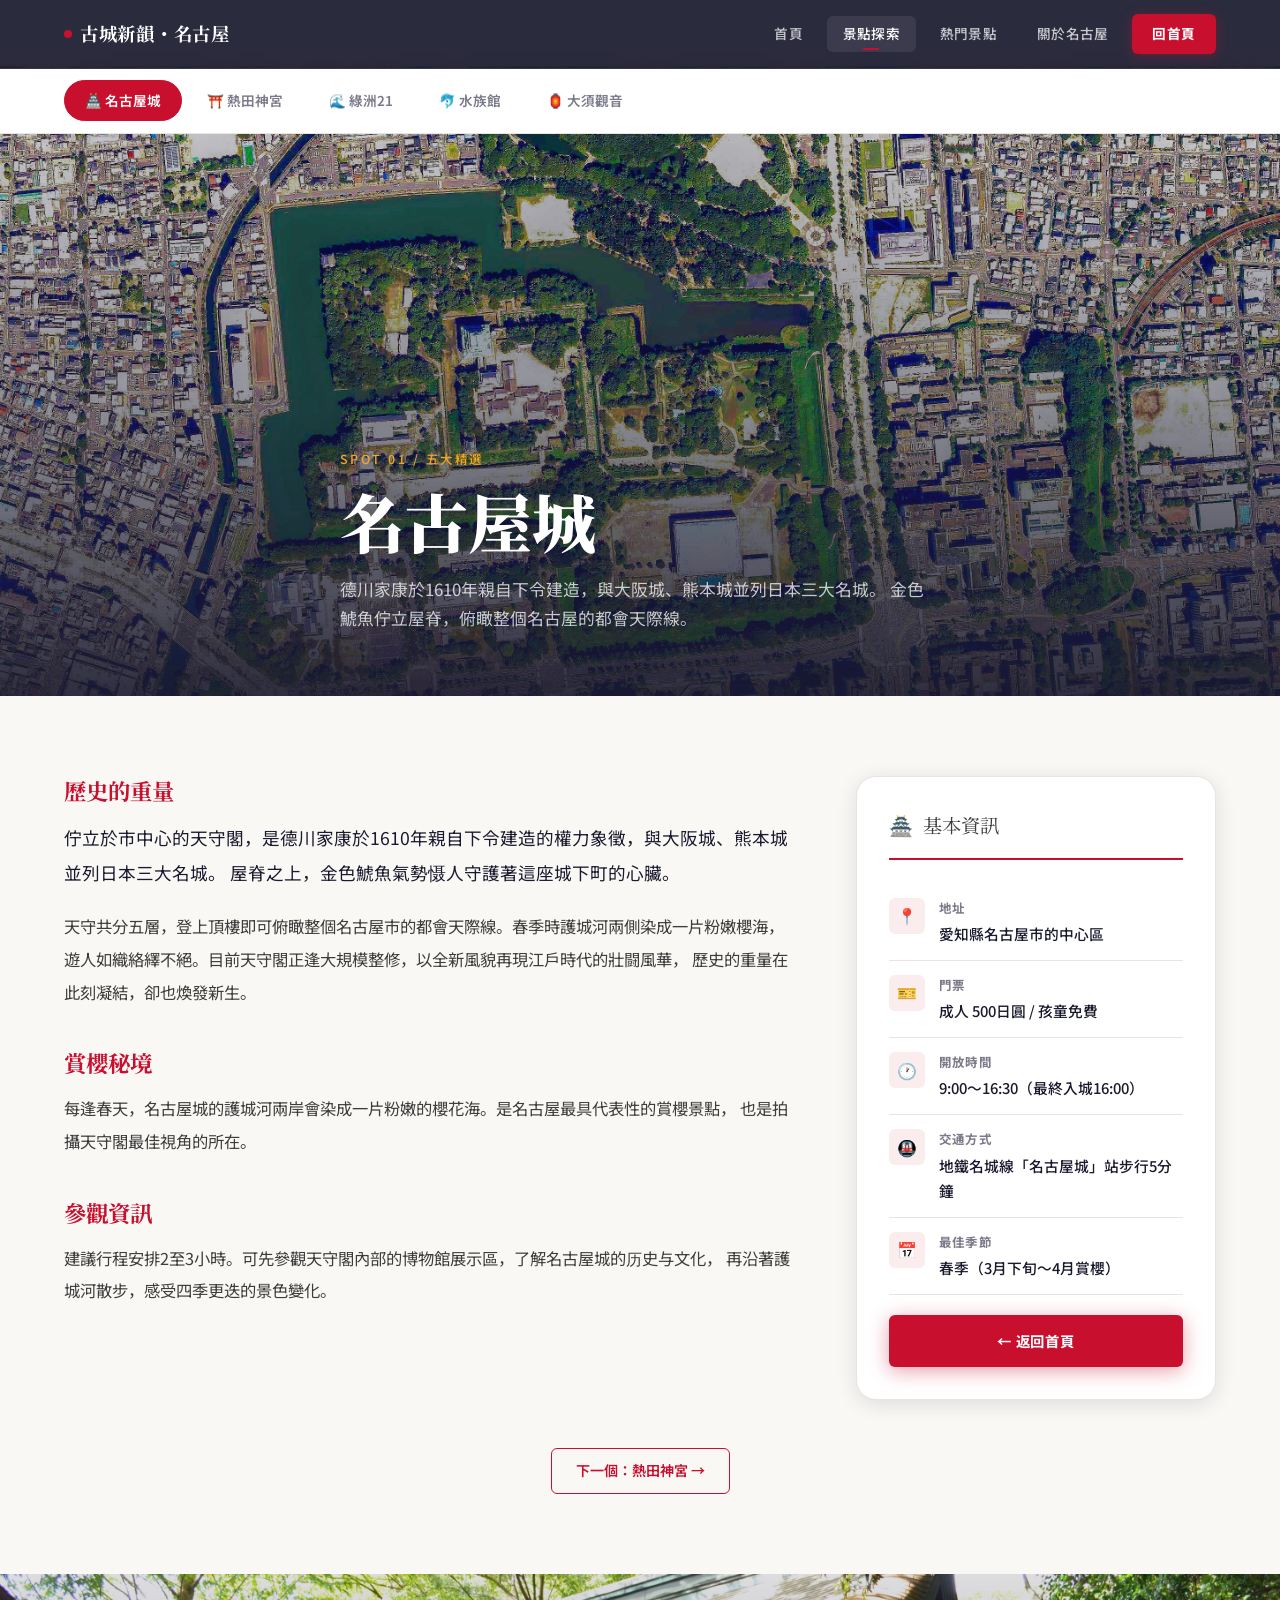
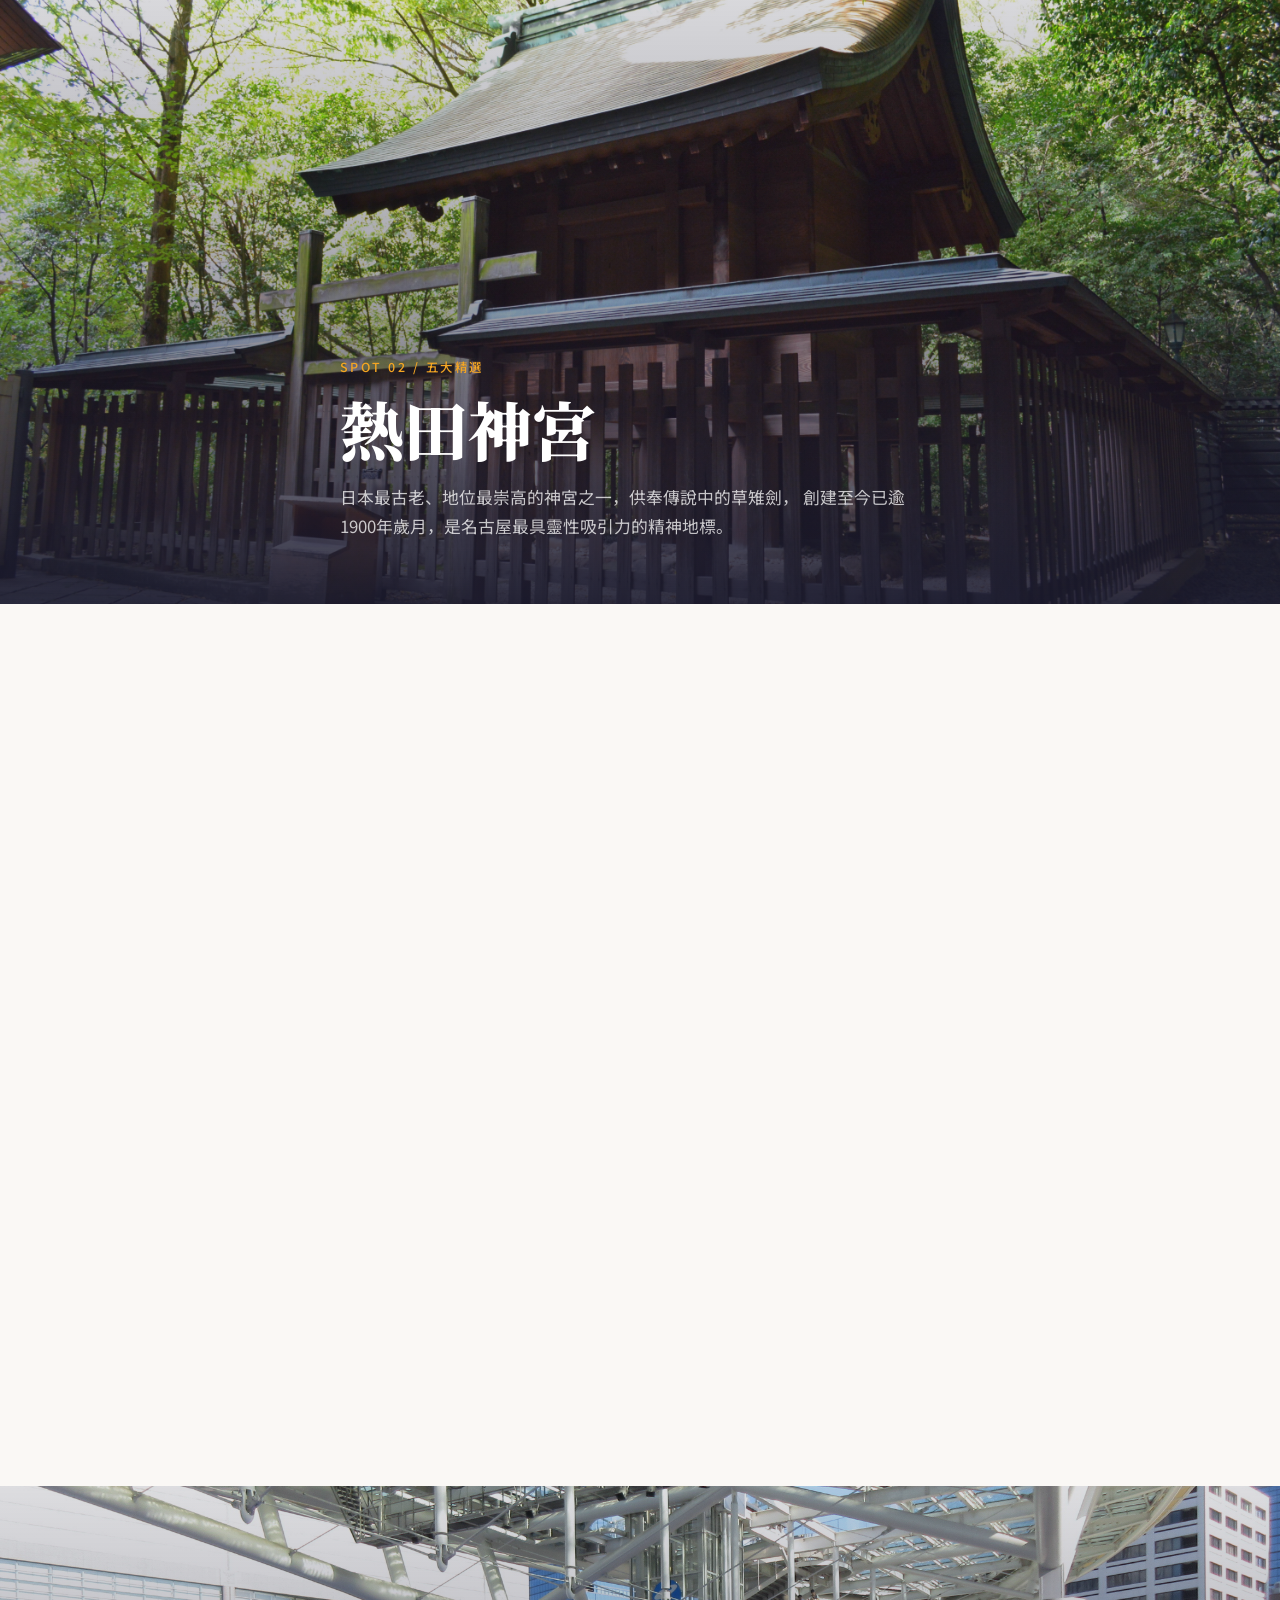
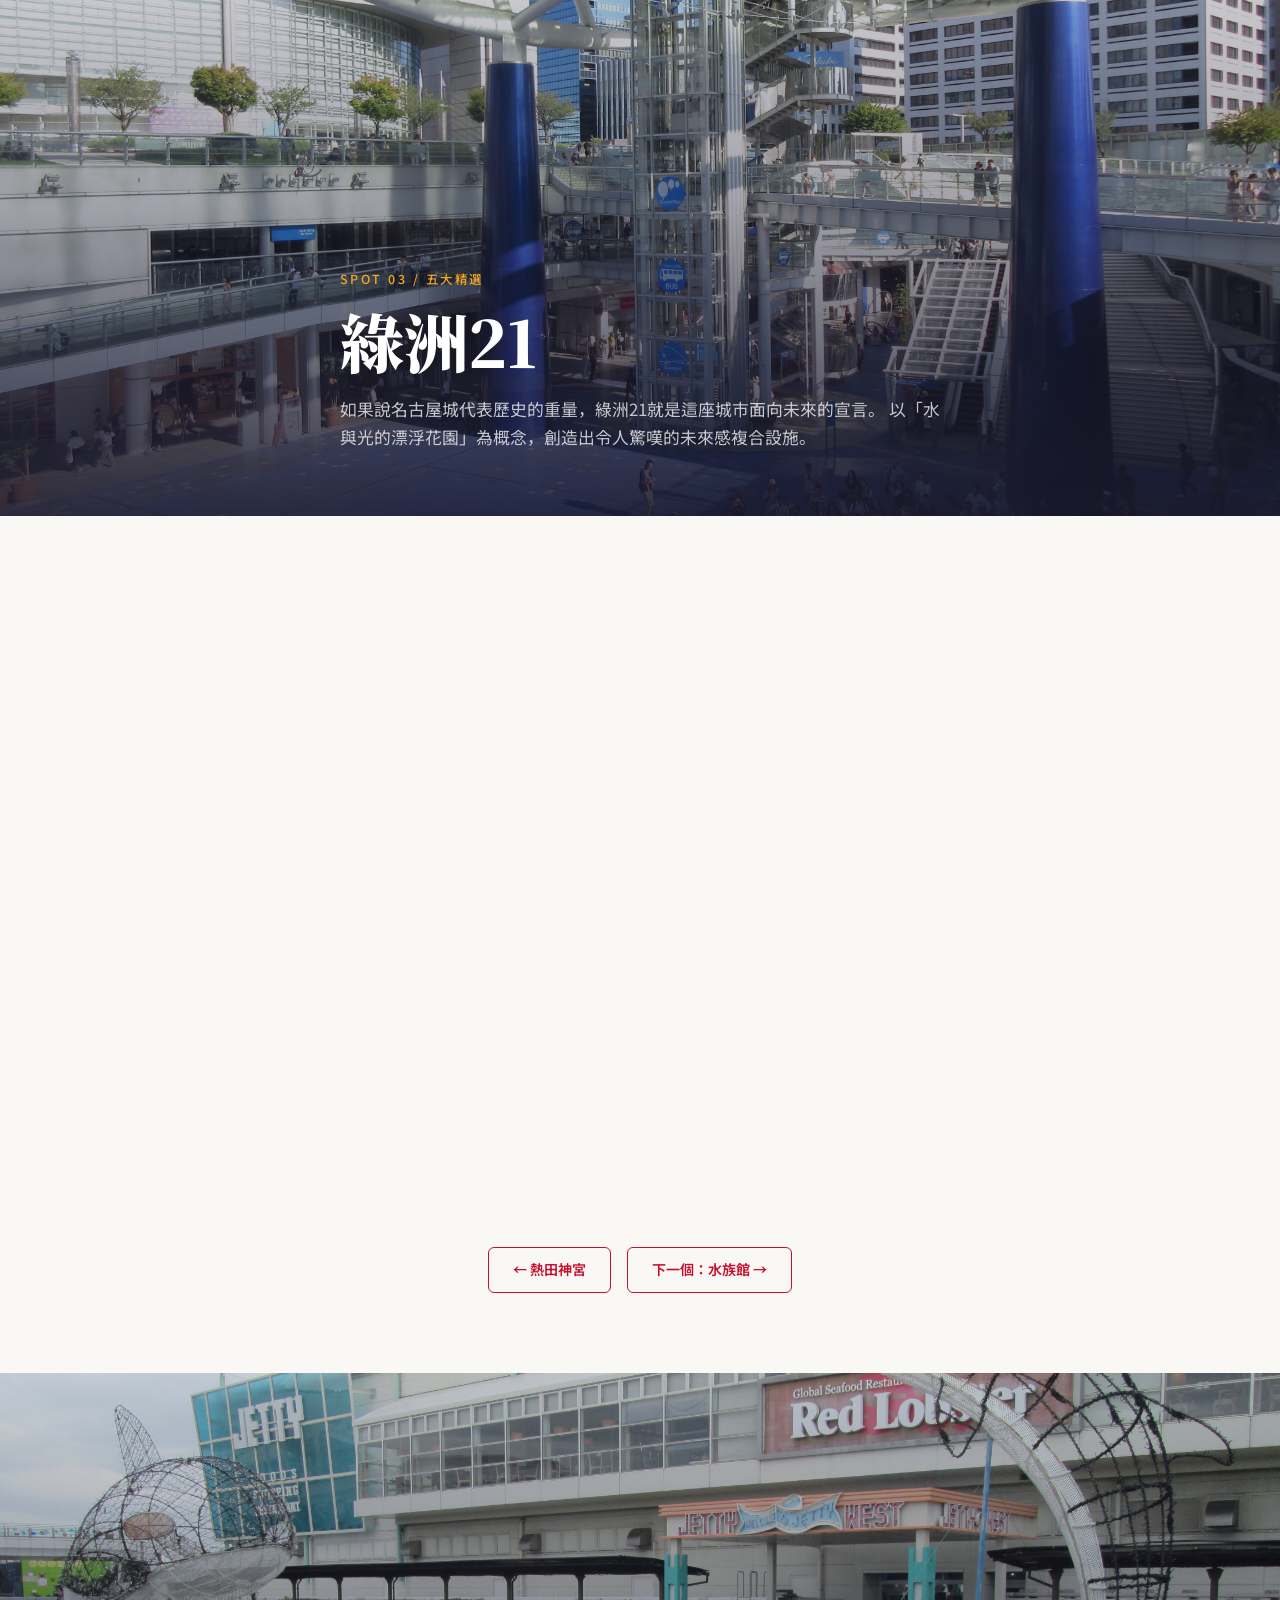
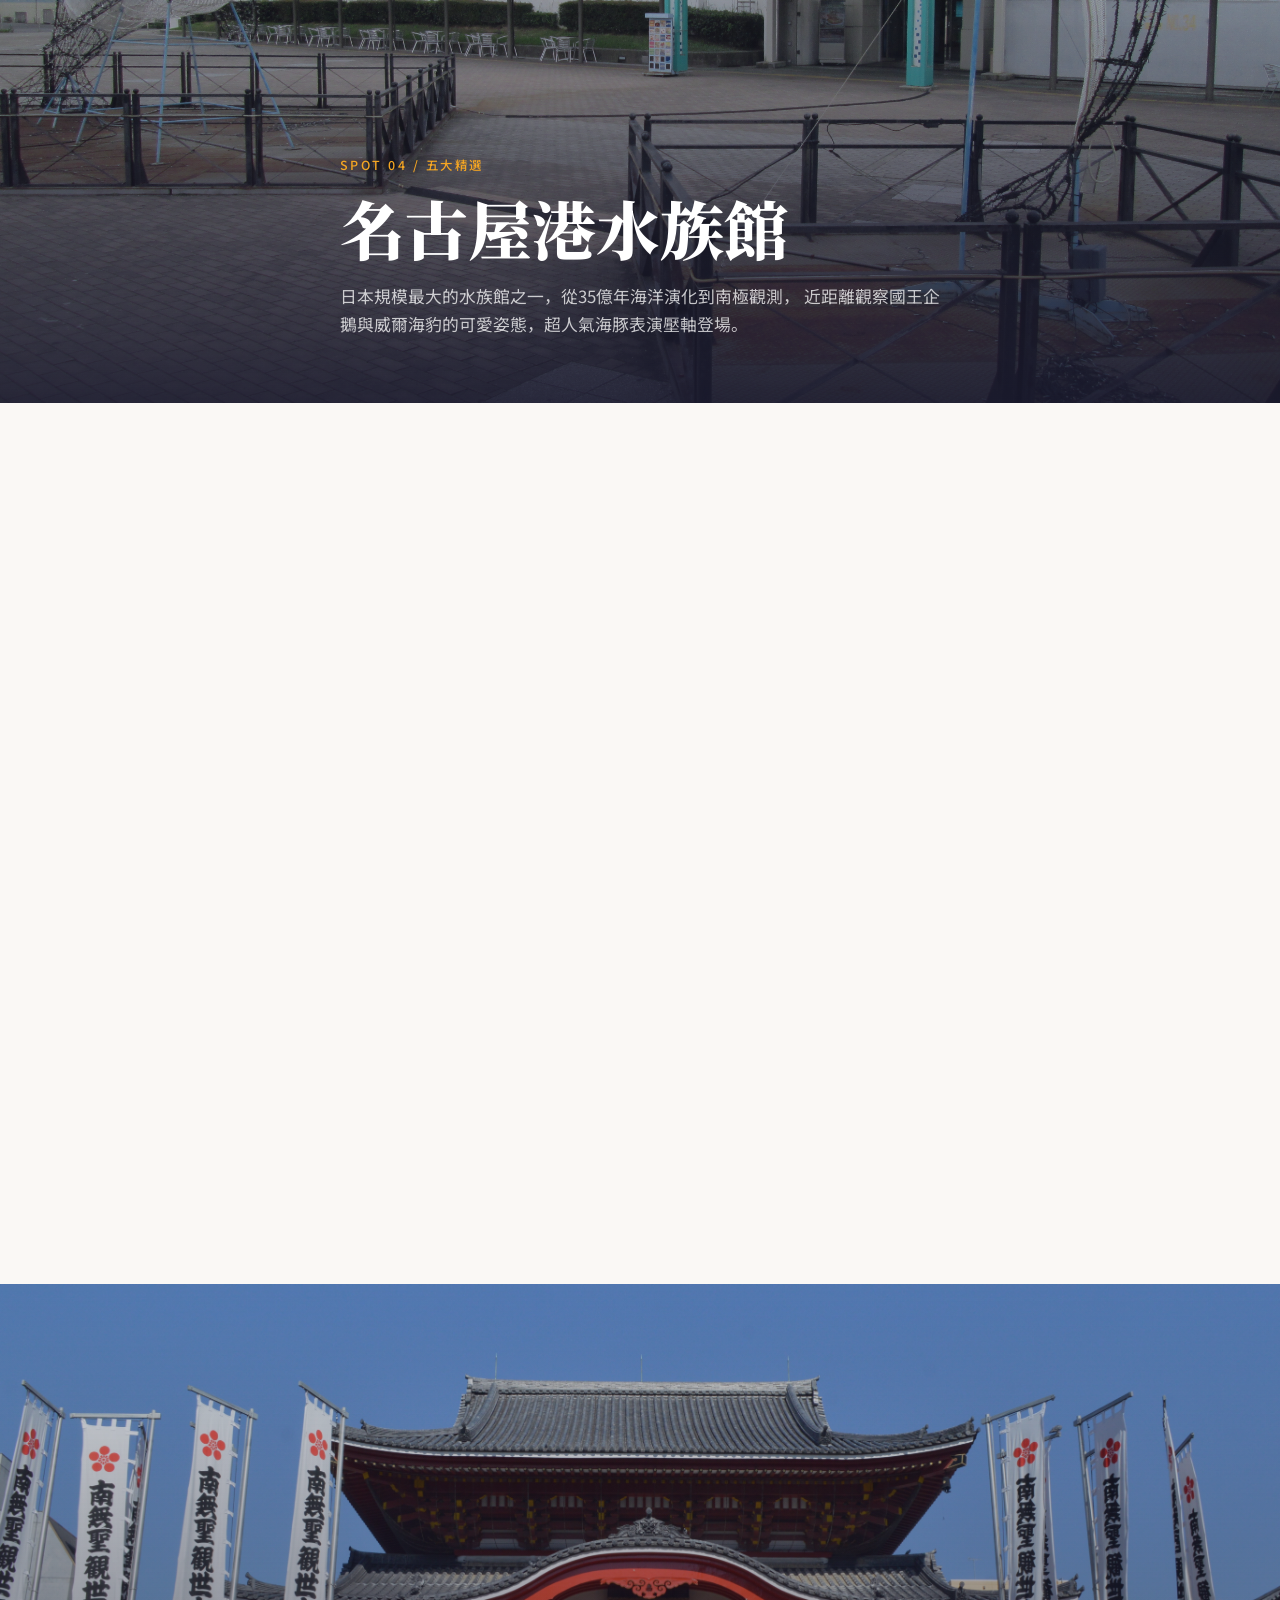
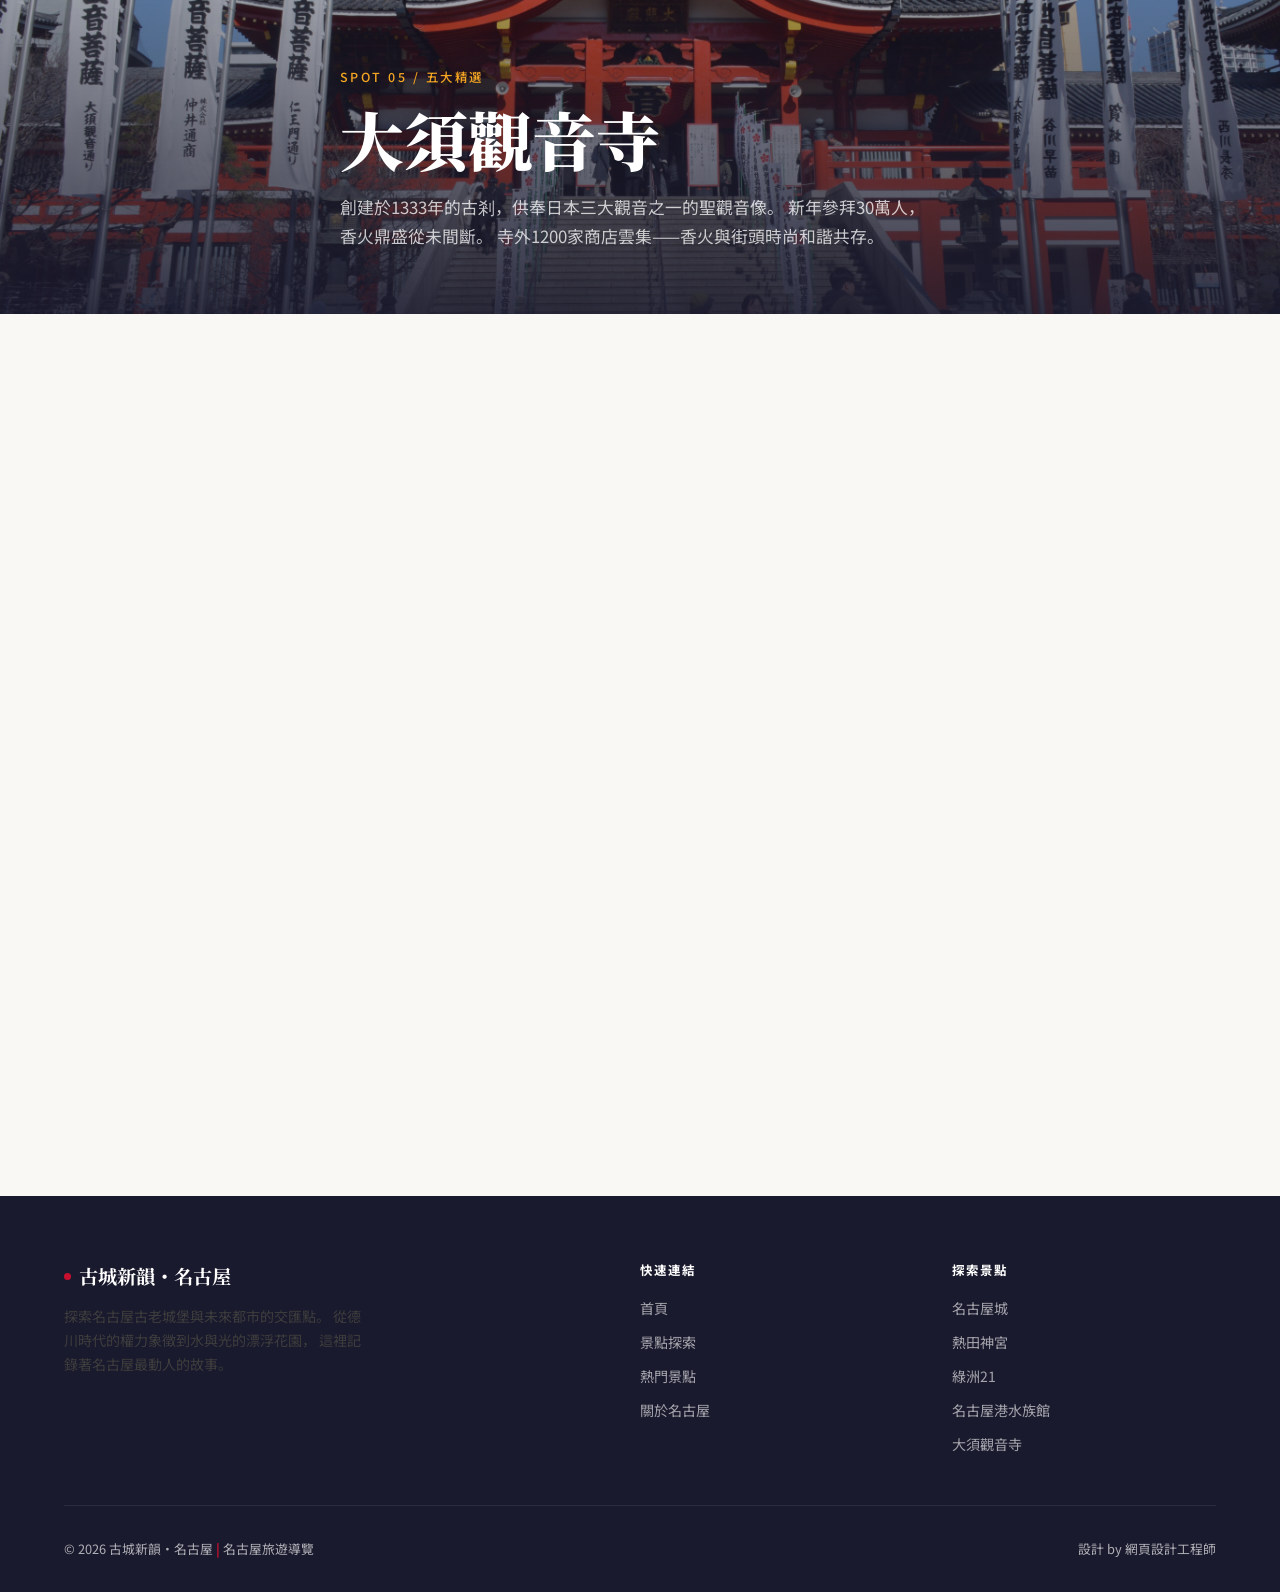
<file: spots.html>
<!DOCTYPE html>
<html lang="zh-TW">
<head>
  <meta charset="UTF-8">
  <meta name="viewport" content="width=device-width, initial-scale=1.0">
  <title>景點探索 | 古城新韻・名古屋</title>
  <meta name="description" content="探索名古屋五大精選景點：名古屋城、熱田神宮、綠洲21、名古屋港水族館、大須觀音寺。完整景點介紹與旅遊資訊。">
  <meta name="theme-color" content="#C8102E">

  <!-- Favicon -->
  <link rel="icon" type="image/svg+xml" href="data:image/svg+xml,<svg xmlns='http://www.w3.org/2000/svg' viewBox='0 0 100 100'><rect width='100' height='100' rx='16' fill='%23C8102E'/><text y='.9em' font-size='80' x='50%' text-anchor='middle'>城</text></svg>">

  <!-- Google Fonts -->
  <link rel="preconnect" href="https://fonts.googleapis.com">
  <link rel="preconnect" href="https://fonts.gstatic.com" crossorigin>
  <link href="https://fonts.googleapis.com/css2?family=Noto+Serif+JP:wght@400;600;700;900&family=Noto+Sans+JP:wght@300;400;500;700&display=swap" rel="stylesheet">

  <!-- Stylesheet -->
  <link rel="stylesheet" href="css/style.css">
</head>
<body>

  <!-- ===================== HEADER ===================== -->
  <header class="header" id="header">
    <div class="container">
      <div class="header__inner">
        <a href="index.html" class="header__logo">
          <span class="header__logo-dot"></span>
          古城新韻・名古屋
        </a>

        <nav class="header__nav" id="headerNav">
          <a href="index.html" class="nav-link">首頁</a>
          <a href="spots.html" class="nav-link active">景點探索</a>
          <a href="index.html#spots-section" class="nav-link">熱門景點</a>
          <a href="index.html#about-section" class="nav-link">關於名古屋</a>
          <a href="index.html" class="nav-cta">回首頁</a>
        </nav>

        <button class="nav-toggle" id="navToggle" aria-label="開啟選單">
          <span></span>
          <span></span>
          <span></span>
        </button>
      </div>
    </div>
  </header>

  <!-- ===================== SPOTS NAVIGATION TABS ===================== -->
  <nav class="spots-nav">
    <div class="container">
      <div class="spots-nav__inner">
        <a href="#nagoya-castle" class="spots-nav__btn active" data-target="nagoya-castle">🏯 名古屋城</a>
        <a href="#atsuta-jingu" class="spots-nav__btn" data-target="atsuta-jingu">⛩️ 熱田神宮</a>
        <a href="#oasis21" class="spots-nav__btn" data-target="oasis21">🌊 綠洲21</a>
        <a href="#aquarium" class="spots-nav__btn" data-target="aquarium">🐬 水族館</a>
        <a href="#osu-kannon" class="spots-nav__btn" data-target="osu-kannon">🏮 大須觀音</a>
      </div>
    </div>
  </nav>

  <!-- ================================================================ -->
  <!-- SPOT 1: 名古屋城 -->
  <!-- ================================================================ -->
  <section class="spot-section" id="nagoya-castle">
    <div class="spot-hero">
      <div class="spot-hero__bg">
        <img src="images/spots/spot_01a_nagoya_castle_aerial.jpg" alt="名古屋城空拍" loading="eager">
      </div>
      <div class="spot-hero__overlay"></div>
      <div class="container">
        <div class="spot-hero__content">
          <p class="spot-hero__eyebrow">Spot 01 / 五大精選</p>
          <h1 class="spot-hero__title">名古屋城</h1>
          <p class="spot-hero__subtitle">
            德川家康於1610年親自下令建造，與大阪城、熊本城並列日本三大名城。
            金色鯱魚佇立屋脊，俯瞰整個名古屋的都會天際線。
          </p>
        </div>
      </div>
    </div>

    <div class="spot-detail">
      <div class="container">
        <div class="spot-detail__inner">
          <div class="spot-detail__main fade-in">
            <h3>歷史的重量</h3>
            <p>
              佇立於市中心的天守閣，是德川家康於1610年親自下令建造的權力象徵，與大阪城、熊本城並列日本三大名城。
              屋脊之上，金色鯱魚氣勢慑人守護著這座城下町的心臟。
            </p>
            <p>
              天守共分五層，登上頂樓即可俯瞰整個名古屋市的都會天際線。春季時護城河兩側染成一片粉嫩櫻海，
              遊人如織絡繹不絕。目前天守閣正逢大規模整修，以全新風貌再現江戶時代的壯闘風華，
              歷史的重量在此刻凝結，卻也煥發新生。
            </p>

            <h3>賞櫻秘境</h3>
            <p>
              每逢春天，名古屋城的護城河兩岸會染成一片粉嫩的櫻花海。是名古屋最具代表性的賞櫻景點，
              也是拍攝天守閣最佳視角的所在。
            </p>

            <h3>參觀資訊</h3>
            <p>
              建議行程安排2至3小時。可先參觀天守閣內部的博物館展示區，了解名古屋城的历史与文化，
              再沿著護城河散步，感受四季更迭的景色變化。
            </p>
          </div>

          <aside class="spot-sidebar fade-in">
            <div class="spot-info-card">
              <div class="spot-info-card__title">
                <span>🏯</span> 基本資訊
              </div>
              <div class="spot-info-item">
                <div class="spot-info-item__icon">📍</div>
                <div>
                  <div class="spot-info-item__label">地址</div>
                  <div class="spot-info-item__value">愛知縣名古屋市的中心區</div>
                </div>
              </div>
              <div class="spot-info-item">
                <div class="spot-info-item__icon">🎫</div>
                <div>
                  <div class="spot-info-item__label">門票</div>
                  <div class="spot-info-item__value">成人 500日圓 / 孩童免費</div>
                </div>
              </div>
              <div class="spot-info-item">
                <div class="spot-info-item__icon">🕐</div>
                <div>
                  <div class="spot-info-item__label">開放時間</div>
                  <div class="spot-info-item__value">9:00〜16:30（最終入城16:00）</div>
                </div>
              </div>
              <div class="spot-info-item">
                <div class="spot-info-item__icon">🚇</div>
                <div>
                  <div class="spot-info-item__label">交通方式</div>
                  <div class="spot-info-item__value">地鐵名城線「名古屋城」站步行5分鐘</div>
                </div>
              </div>
              <div class="spot-info-item">
                <div class="spot-info-item__icon">📅</div>
                <div>
                  <div class="spot-info-item__label">最佳季節</div>
                  <div class="spot-info-item__value">春季（3月下旬〜4月賞櫻）</div>
                </div>
              </div>
              <div style="margin-top: 20px;">
                <a href="index.html" class="btn btn--primary" style="width: 100%; justify-content: center;">
                  ← 返回首頁
                </a>
              </div>
            </div>
          </aside>
        </div>

        <div class="spot-detail-nav fade-in">
          <a href="#atsuta-jingu" class="spot-nav-btn">下一個：熱田神宮 →</a>
        </div>
      </div>
    </div>
  </section>

  <!-- ================================================================ -->
  <!-- SPOT 2: 熱田神宮 -->
  <!-- ================================================================ -->
  <section class="spot-section" id="atsuta-jingu">
    <div class="spot-hero">
      <div class="spot-hero__bg">
        <img src="images/spots/spot_02_atsuta_jingu.jpg" alt="熱田神宮" loading="lazy">
      </div>
      <div class="spot-hero__overlay"></div>
      <div class="container">
        <div class="spot-hero__content">
          <p class="spot-hero__eyebrow">Spot 02 / 五大精選</p>
          <h1 class="spot-hero__title">熱田神宮</h1>
          <p class="spot-hero__subtitle">
            日本最古老、地位最崇高的神宮之一，供奉傳說中的草雉劍，
            創建至今已逾1900年歲月，是名古屋最具靈性吸引力的精神地標。
          </p>
        </div>
      </div>
    </div>

    <div class="spot-detail">
      <div class="container">
        <div class="spot-detail__inner">
          <div class="spot-detail__main fade-in">
            <h3>千年森林中的心靈之所</h3>
            <p>
              穿過蔥鬱林蔭步道，眼前豁然開朗——這裡是日本最古老、地位最崇高的神宮之一，
              供奉傳說中日本三大神器之一的草雉劍，創建至今已逾1900年歲月。
            </p>
            <p>
              境內古木參天，正殿、別宮、神樂殿等建築散落其間，莊嚴肅穆的氛圍令人不自覺放慢腳步。
              陽光穿過枝葉縫隙灑落金色光斑，與朱紅殿堂形成強烈對比，每年數百萬香客前來祈福，
              新年參拜更高達300萬人次，是名古屋最具靈性吸引力的精神地標。
            </p>

            <h3>文化寶庫</h3>
            <p>
              熱田神宮內收藏了大量珍貴的國寶與重要文物，包含古代刀劍、書畫、織物等。
              特別祭祀的是草雉劍——傳說中日本三大神器之一，更增添了這座神宮的神秘色彩。
            </p>

            <h3>周邊推薦</h3>
            <p>
              建議可安排參觀神宮內的宝物館，欣賞國寶級收藏。參道兩旁有許多傳統茶屋與小吃攤位，
              可以在林蔭間稍作休息，感受這片千年聖地的寧靜與莊嚴。
            </p>
          </div>

          <aside class="spot-sidebar fade-in">
            <div class="spot-info-card">
              <div class="spot-info-card__title">
                <span>⛩️</span> 基本資訊
              </div>
              <div class="spot-info-item">
                <div class="spot-info-item__icon">📍</div>
                <div>
                  <div class="spot-info-item__label">地址</div>
                  <div class="spot-info-item__value">愛知縣名古屋市的熱田區</div>
                </div>
              </div>
              <div class="spot-info-item">
                <div class="spot-info-item__icon">🎫</div>
                <div>
                  <div class="spot-info-item__label">門票</div>
                  <div class="spot-info-item__value">免費參觀（宝物館另收費）</div>
                </div>
              </div>
              <div class="spot-info-item">
                <div class="spot-info-item__icon">🕐</div>
                <div>
                  <div class="spot-info-item__label">開放時間</div>
                  <div class="spot-info-item__value">5:00〜18:00（依季節調整）</div>
                </div>
              </div>
              <div class="spot-info-item">
                <div class="spot-info-item__icon">🚇</div>
                <div>
                  <div class="spot-info-item__label">交通方式</div>
                  <div class="spot-info-item__value">地鐵名城線「熱田神宮」站步行3分鐘</div>
                </div>
              </div>
              <div class="spot-info-item">
                <div class="spot-info-item__icon">📅</div>
                <div>
                  <div class="spot-info-item__label">最佳季節</div>
                  <div class="spot-info-item__value">全年適宜，春季更佳</div>
                </div>
              </div>
              <div style="margin-top: 20px;">
                <a href="#nagoya-castle" class="spot-nav-btn spot-nav-btn--back" style="width: 100%; justify-content: center; margin-bottom: 10px; display: flex;">
                  ← 上一個：名古屋城
                </a>
              </div>
            </div>
          </aside>
        </div>

        <div class="spot-detail-nav fade-in">
          <a href="#nagoya-castle" class="spot-nav-btn">← 名古屋城</a>
          <a href="#oasis21" class="spot-nav-btn">下一個：綠洲21 →</a>
        </div>
      </div>
    </div>
  </section>

  <!-- ================================================================ -->
  <!-- SPOT 3: 綠洲21 -->
  <!-- ================================================================ -->
  <section class="spot-section" id="oasis21">
    <div class="spot-hero">
      <div class="spot-hero__bg">
        <img src="images/spots/spot_04b_oasis21_roof.jpg" alt="綠洲21" loading="lazy">
      </div>
      <div class="spot-hero__overlay"></div>
      <div class="container">
        <div class="spot-hero__content">
          <p class="spot-hero__eyebrow">Spot 03 / 五大精選</p>
          <h1 class="spot-hero__title">綠洲21</h1>
          <p class="spot-hero__subtitle">
            如果說名古屋城代表歷史的重量，綠洲21就是這座城市面向未來的宣言。
            以「水與光的漂浮花園」為概念，創造出令人驚嘆的未來感複合設施。
          </p>
        </div>
      </div>
    </div>

    <div class="spot-detail">
      <div class="container">
        <div class="spot-detail__inner">
          <div class="spot-detail__main fade-in">
            <h3>水與光的漂浮花園</h3>
            <p>
              位於榮商圈核心，以「水與光的漂浮花園」為概念，創造出令人驚嘆的未來感複合設施。
              最具標誌性的「水之宇宙船」——長106公尺、寬36公尺的橢圓形玻璃屋頂佇立半空，
              屋頂水道潺潺流淌，夜間搭配夢幻燈光秀，宛如銀河降臨人間。
            </p>
            <p>
              登上展望台，名古屋電視塔與整片都會夜景盡收眼底，是體驗名古屋夜生活的首選之地。
              建築下方是公共交通轉乘中心與商場，結合了實用性與美學，展現了日本都市設計的極致巧思。
            </p>

            <h3>未來感建築美學</h3>
            <p>
              綠洲21的設計由著名建築師澤田香澄操刀，2002年正式開放。
              整體造型以水的意象出發，玻璃屋頂同時也是一個巨大的人工水循環系統，
              雨水收集後在屋頂形成涓涓細流，既降溫又美觀，體現了環保與藝術的完美結合。
            </p>

            <h3>周邊商圈</h3>
            <p>
              綠洲21位於名古屋最繁榮的榮商圈，周邊匯集了百貨公司、精品店、餐廳與咖啡廳。
              建議傍晚前往，先逛街購物，天黑後再登上位於14層的展望台，
              俯瞰被譽為「未來都市」的名古屋璀璨夜景。
            </p>
          </div>

          <aside class="spot-sidebar fade-in">
            <div class="spot-info-card">
              <div class="spot-info-card__title">
                <span>🌊</span> 基本資訊
              </div>
              <div class="spot-info-item">
                <div class="spot-info-item__icon">📍</div>
                <div>
                  <div class="spot-info-item__label">地址</div>
                  <div class="spot-info-item__value">愛知縣名古屋市中區榮</div>
                </div>
              </div>
              <div class="spot-info-item">
                <div class="spot-info-item__icon">🎫</div>
                <div>
                  <div class="spot-info-item__label">展望台門票</div>
                  <div class="spot-info-item__value">成人 300日圓</div>
                </div>
              </div>
              <div class="spot-info-item">
                <div class="spot-info-item__icon">🕐</div>
                <div>
                  <div class="spot-info-item__label">開放時間</div>
                  <div class="spot-info-item__value">10:00〜21:00（依商店調整）</div>
                </div>
              </div>
              <div class="spot-info-item">
                <div class="spot-info-item__icon">🚇</div>
                <div>
                  <div class="spot-info-item__label">交通方式</div>
                  <div class="spot-info-item__value">地鐵東山線/名城線「榮」站直通</div>
                </div>
              </div>
              <div class="spot-info-item">
                <div class="spot-info-item__icon">📅</div>
                <div>
                  <div class="spot-info-item__label">最佳時段</div>
                  <div class="spot-info-item__value">傍晚至夜間（賞夜景）</div>
                </div>
              </div>
              <div style="margin-top: 20px;">
                <a href="#atsuta-jingu" class="spot-nav-btn spot-nav-btn--back" style="width: 100%; justify-content: center; margin-bottom: 10px; display: flex;">
                  ← 上一個：熱田神宮
                </a>
              </div>
            </div>
          </aside>
        </div>

        <div class="spot-detail-nav fade-in">
          <a href="#atsuta-jingu" class="spot-nav-btn">← 熱田神宮</a>
          <a href="#aquarium" class="spot-nav-btn">下一個：水族館 →</a>
        </div>
      </div>
    </div>
  </section>

  <!-- ================================================================ -->
  <!-- SPOT 4: 名古屋港水族館 -->
  <!-- ================================================================ -->
  <section class="spot-section" id="aquarium">
    <div class="spot-hero">
      <div class="spot-hero__bg">
        <img src="images/spots/spot_08_nagoya_aquarium_dolphin.jpg" alt="名古屋港水族館" loading="lazy">
      </div>
      <div class="spot-hero__overlay"></div>
      <div class="container">
        <div class="spot-hero__content">
          <p class="spot-hero__eyebrow">Spot 04 / 五大精選</p>
          <h1 class="spot-hero__title">名古屋港水族館</h1>
          <p class="spot-hero__subtitle">
            日本規模最大的水族館之一，從35億年海洋演化到南極觀測，
            近距離觀察國王企鵝與威爾海豹的可愛姿態，超人氣海豚表演壓軸登場。
          </p>
        </div>
      </div>
    </div>

    <div class="spot-detail">
      <div class="container">
        <div class="spot-detail__inner">
          <div class="spot-detail__main fade-in">
            <h3>從深海到南極的壯闘旅程</h3>
            <p>
              迎著海風走向港灣，迎接你的是日本規模最大的水族館之一。
              整座設施分為北館與南館——北館以「35億年追溯旅行」為概念，
              帶你從太古海洋一路走到現代鯨豚，見證生命演化的壯闘詩篇。
            </p>
            <p>
              南館則以「南極之旅」為主題，真實重現南極觀測隊員的考察場景，
              近距離觀察國王企鵝與威爾海豹的可愛姿態。
            </p>

            <h3>超人氣海豚表演</h3>
            <p>
              壓軸節目是超人氣海豚表演，海豚在訓練師引導下展現跳躍、旋轉等高難度動作，
              掌聲與笑聲交織，是親子同遊的最佳去處。表演時間約20分鐘，
              建議提早15分鐘入座以獲得最佳視角。
            </p>

            <h3>參觀建議</h3>
            <p>
              水族館佔地廣大，建議安排半天時間。表演時間表可在官網查詢。
              附近還有名古屋港的大型商場與觀光船碼頭，可以安排豐富的一日行程。
              每年7-8月暑期人潮較多，建議平日前往或提前線上購票。
            </p>
          </div>

          <aside class="spot-sidebar fade-in">
            <div class="spot-info-card">
              <div class="spot-info-card__title">
                <span>🐬</span> 基本資訊
              </div>
              <div class="spot-info-item">
                <div class="spot-info-item__icon">📍</div>
                <div>
                  <div class="spot-info-item__label">地址</div>
                  <div class="spot-info-item__value">愛知縣名古屋港區潮葵町</div>
                </div>
              </div>
              <div class="spot-info-item">
                <div class="spot-info-item__icon">🎫</div>
                <div>
                  <div class="spot-info-item__label">門票</div>
                  <div class="spot-info-item__value">成人 1,700日圓 / 高中生 1,000日圓</div>
                </div>
              </div>
              <div class="spot-info-item">
                <div class="spot-info-item__icon">🕐</div>
                <div>
                  <div class="spot-info-item__label">開放時間</div>
                  <div class="spot-info-item__value">9:30〜17:30（依季節調整）</div>
                </div>
              </div>
              <div class="spot-info-item">
                <div class="spot-info-item__icon">🚇</div>
                <div>
                  <div class="spot-info-item__label">交通方式</div>
                  <div class="spot-info-item__value">地鐵名港線「名古屋港」站步行5分鐘</div>
                </div>
              </div>
              <div class="spot-info-item">
                <div class="spot-info-item__icon">📅</div>
                <div>
                  <div class="spot-info-item__label">最佳時段</div>
                  <div class="spot-info-item__value">平日上午（避開人潮）</div>
                </div>
              </div>
              <div style="margin-top: 20px;">
                <a href="#oasis21" class="spot-nav-btn spot-nav-btn--back" style="width: 100%; justify-content: center; margin-bottom: 10px; display: flex;">
                  ← 上一個：綠洲21
                </a>
              </div>
            </div>
          </aside>
        </div>

        <div class="spot-detail-nav fade-in">
          <a href="#oasis21" class="spot-nav-btn">← 綠洲21</a>
          <a href="#osu-kannon" class="spot-nav-btn">下一個：大須觀音寺 →</a>
        </div>
      </div>
    </div>
  </section>

  <!-- ================================================================ -->
  <!-- SPOT 5: 大須觀音寺 -->
  <!-- ================================================================ -->
  <section class="spot-section" id="osu-kannon">
    <div class="spot-hero">
      <div class="spot-hero__bg">
        <img src="images/spots/spot_06_osu_kannon.jpg" alt="大須觀音寺" loading="lazy">
      </div>
      <div class="spot-hero__overlay"></div>
      <div class="container">
        <div class="spot-hero__content">
          <p class="spot-hero__eyebrow">Spot 05 / 五大精選</p>
          <h1 class="spot-hero__title">大須觀音寺</h1>
          <p class="spot-hero__subtitle">
            創建於1333年的古剎，供奉日本三大觀音之一的聖觀音像。
            新年參拜30萬人，香火鼎盛從未間斷。
            寺外1200家商店雲集——香火與街頭時尚和諧共存。
          </p>
        </div>
      </div>
    </div>

    <div class="spot-detail">
      <div class="container">
        <div class="spot-detail__inner">
          <div class="spot-detail__main fade-in">
            <h3>傳統與時尚的交匯之寺</h3>
            <p>
              走進大須觀音寺的瞬間，現實與傳統的邊界開始模糊。
              創建於1333年的這座古剎，供奉日本三大觀音之一的聖觀音像，
              本堂為莊嚴的木造建築，境內佇立著五重塔，是名古屋市的標誌性地標。
              新年期間參拜人數高達30萬人，香火鼎盛從未間斷。
            </p>
            <p>
              然而真正令人驚艷的是寺外的延伸——走出山門，
              超過1,200家店舖雲集的大須商店街迎面而來，從傳統工藝到潮流服飾、
              甜點小吃到動漫周邊，日本最熱闘的購物天堂之一在此展現。
              古剎香火與街頭時尚和諧共存，訴說名古屋獨有的文化活力。
            </p>

            <h3>大須商店街</h3>
            <p>
              大須商店街是名古屋最繁華的商業街區之一，與東京的秋葉原有幾分相似，
              是動漫、遊戲、二次元文化的聖地。街上到處可見扭蛋機、漫畫店與角色專賣店，
              也有許多價格實惠的美食小吃，是體驗名古屋年輕文化的最佳去處。
            </p>

            <h3>文化體驗</h3>
            <p>
              建議可以早起參拜，感受清晨古剎的寧靜氣氛，
              然後在商店街品嚐一碗道地的味噌煮烏龍麵或其他名古屋特色美食。
              每月18日、28日是緣日，會有特別的市集活動，更加熱闘。
            </p>
          </div>

          <aside class="spot-sidebar fade-in">
            <div class="spot-info-card">
              <div class="spot-info-card__title">
                <span>🏮</span> 基本資訊
              </div>
              <div class="spot-info-item">
                <div class="spot-info-item__icon">📍</div>
                <div>
                  <div class="spot-info-item__label">地址</div>
                  <div class="spot-info-item__value">愛知縣名古屋市中心區大須</div>
                </div>
              </div>
              <div class="spot-info-item">
                <div class="spot-info-item__icon">🎫</div>
                <div>
                  <div class="spot-info-item__label">門票</div>
                  <div class="spot-info-item__value">免費參觀</div>
                </div>
              </div>
              <div class="spot-info-item">
                <div class="spot-info-item__icon">🕐</div>
                <div>
                  <div class="spot-info-item__label">開放時間</div>
                  <div class="spot-info-item__value">9:00〜17:00（依季節調整）</div>
                </div>
              </div>
              <div class="spot-info-item">
                <div class="spot-info-item__icon">🚇</div>
                <div>
                  <div class="spot-info-item__label">交通方式</div>
                  <div class="spot-info-item__value">地鐵鶴舞線「大須觀音」站步行5分鐘</div>
                </div>
              </div>
              <div class="spot-info-item">
                <div class="spot-info-item__icon">📅</div>
                <div>
                  <div class="spot-info-item__label">最佳時段</div>
                  <div class="spot-info-item__value">上午（參拜後逛街）</div>
                </div>
              </div>
              <div style="margin-top: 20px;">
                <a href="#aquarium" class="spot-nav-btn spot-nav-btn--back" style="width: 100%; justify-content: center; margin-bottom: 10px; display: flex;">
                  ← 上一個：水族館
                </a>
              </div>
            </div>
          </aside>
        </div>

        <div class="spot-detail-nav fade-in">
          <a href="#aquarium" class="spot-nav-btn">← 名古屋港水族館</a>
          <a href="index.html" class="spot-nav-btn" style="background: var(--primary); color: #fff; border-color: var(--primary);">
            ← 返回首頁
          </a>
        </div>
      </div>
    </div>
  </section>

  <!-- ===================== FOOTER ===================== -->
  <footer class="footer">
    <div class="container">
      <div class="footer__grid">
        <div>
          <div class="footer__brand-name">
            <span class="dot"></span>
            古城新韻・名古屋
          </div>
          <p class="footer__brand-desc">
            探索名古屋古老城堡與未來都市的交匯點。
            從德川時代的權力象徵到水與光的漂浮花園，
            這裡記錄著名古屋最動人的故事。
          </p>
        </div>
        <div>
          <div class="footer__col-title">快速連結</div>
          <div class="footer__links">
            <a href="index.html">首頁</a>
            <a href="spots.html">景點探索</a>
            <a href="index.html#spots-section">熱門景點</a>
            <a href="index.html#about-section">關於名古屋</a>
          </div>
        </div>
        <div>
          <div class="footer__col-title">探索景點</div>
          <div class="footer__links">
            <a href="#nagoya-castle">名古屋城</a>
            <a href="#atsuta-jingu">熱田神宮</a>
            <a href="#oasis21">綠洲21</a>
            <a href="#aquarium">名古屋港水族館</a>
            <a href="#osu-kannon">大須觀音寺</a>
          </div>
        </div>
      </div>

      <div class="footer__bottom">
        <span>© 2026 古城新韻・名古屋 <span class="footer__accent">|</span> 名古屋旅遊導覽</span>
        <span>設計 by 網頁設計工程師</span>
      </div>
    </div>
  </footer>

  <!-- Scripts -->
  <script src="js/main.js"></script>
</body>
</html>
</file>
<file: css/style.css>
/* =========================================
   NAGOYA TRIP - CSS STYLESHEET
   古城新韻・名古屋
   ========================================= */

/* ---------- Google Fonts Import ---------- */
@import url('https://fonts.googleapis.com/css2?family=Noto+Serif+JP:wght@400;600;700;900&family=Noto+Sans+JP:wght@300;400;500;700&display=swap');

/* ---------- CSS Variables ---------- */
:root {
  --primary: #C8102E;
  --primary-dark: #A00D24;
  --primary-light: #E8203A;
  --secondary: #1A1A2E;
  --secondary-light: #2D2D4A;
  --accent: #F5A623;
  --accent-light: #FFD066;
  --bg-white: #FFFFFF;
  --bg-cream: #FAF8F5;
  --bg-warm: #F7F3EE;
  --text-dark: #1A1A2E;
  --text-body: #3D3D3D;
  --text-muted: #7A7A8A;
  --text-light: #FFFFFF;
  --border: #E8E4DF;
  --shadow-sm: 0 2px 8px rgba(26, 26, 46, 0.08);
  --shadow-md: 0 4px 20px rgba(26, 26, 46, 0.12);
  --shadow-lg: 0 8px 40px rgba(26, 26, 46, 0.18);
  --shadow-xl: 0 16px 60px rgba(26, 26, 46, 0.22);
  --radius-sm: 6px;
  --radius-md: 12px;
  --radius-lg: 20px;
  --radius-xl: 32px;
  --transition: 0.35s cubic-bezier(0.25, 0.46, 0.45, 0.94);
  --transition-fast: 0.2s ease;
  --font-serif: 'Noto Serif JP', 'Hiragino Mincho Pro', serif;
  --font-sans: 'Noto Sans JP', 'Hiragino Kaku Gothic ProN', sans-serif;
}

/* ---------- Reset & Base ---------- */
*, *::before, *::after {
  margin: 0;
  padding: 0;
  box-sizing: border-box;
}

html {
  scroll-behavior: smooth;
  font-size: 16px;
  -webkit-text-size-adjust: 100%;
}

body {
  font-family: var(--font-sans);
  color: var(--text-body);
  background-color: var(--bg-cream);
  line-height: 1.7;
  overflow-x: hidden;
}

a {
  text-decoration: none;
  color: inherit;
  transition: var(--transition);
}

img {
  max-width: 100%;
  height: auto;
  display: block;
}

ul {
  list-style: none;
}

/* ---------- Typography ---------- */
h1, h2, h3, h4 {
  font-family: var(--font-serif);
  font-weight: 700;
  line-height: 1.25;
  color: var(--text-dark);
}

h1 { font-size: clamp(2.2rem, 5vw, 4rem); }
h2 { font-size: clamp(1.8rem, 4vw, 2.8rem); }
h3 { font-size: clamp(1.3rem, 2.5vw, 1.8rem); }
h4 { font-size: clamp(1.1rem, 2vw, 1.3rem); }

p {
  line-height: 1.8;
  color: var(--text-body);
}

/* ---------- Container ---------- */
.container {
  max-width: 1200px;
  margin: 0 auto;
  padding: 0 24px;
}

.container--narrow {
  max-width: 860px;
  margin: 0 auto;
  padding: 0 24px;
}

/* ---------- Header / Navigation ---------- */
.header {
  position: fixed;
  top: 0;
  left: 0;
  right: 0;
  z-index: 1000;
  background: rgba(26, 26, 46, 0.92);
  backdrop-filter: blur(16px);
  -webkit-backdrop-filter: blur(16px);
  border-bottom: 1px solid rgba(255, 255, 255, 0.06);
  transition: var(--transition);
}

.header.scrolled {
  background: rgba(26, 26, 46, 0.97);
  box-shadow: var(--shadow-md);
}

.header__inner {
  display: flex;
  align-items: center;
  justify-content: space-between;
  height: 68px;
}

.header__logo {
  font-family: var(--font-serif);
  font-size: 1.15rem;
  font-weight: 700;
  color: var(--text-light);
  letter-spacing: 0.04em;
  display: flex;
  align-items: center;
  gap: 8px;
}

.header__logo-dot {
  width: 8px;
  height: 8px;
  background: var(--primary);
  border-radius: 50%;
  display: inline-block;
}

.header__nav {
  display: flex;
  align-items: center;
  gap: 8px;
}

.nav-link {
  font-family: var(--font-sans);
  font-size: 0.85rem;
  font-weight: 500;
  color: rgba(255, 255, 255, 0.75);
  padding: 6px 16px;
  border-radius: var(--radius-sm);
  letter-spacing: 0.02em;
  transition: var(--transition-fast);
  position: relative;
}

.nav-link:hover,
.nav-link.active {
  color: var(--text-light);
  background: rgba(255, 255, 255, 0.08);
}

.nav-link.active::after {
  content: '';
  position: absolute;
  bottom: 2px;
  left: 50%;
  transform: translateX(-50%);
  width: 16px;
  height: 2px;
  background: var(--primary);
  border-radius: 2px;
}

.nav-cta {
  background: var(--primary);
  color: var(--text-light);
  font-size: 0.85rem;
  font-weight: 700;
  padding: 8px 20px;
  border-radius: var(--radius-sm);
  letter-spacing: 0.04em;
  transition: var(--transition-fast);
  box-shadow: 0 2px 12px rgba(200, 16, 46, 0.35);
}

.nav-cta:hover {
  background: var(--primary-light);
  box-shadow: 0 4px 20px rgba(200, 16, 46, 0.5);
  transform: translateY(-1px);
  color: var(--text-light);
}

/* Mobile Menu Toggle */
.nav-toggle {
  display: none;
  flex-direction: column;
  gap: 5px;
  cursor: pointer;
  padding: 8px;
  background: none;
  border: none;
  z-index: 1001;
}

.nav-toggle span {
  width: 24px;
  height: 2px;
  background: var(--text-light);
  border-radius: 2px;
  transition: var(--transition-fast);
  display: block;
}

.nav-toggle.active span:nth-child(1) {
  transform: translateY(7px) rotate(45deg);
}
.nav-toggle.active span:nth-child(2) {
  opacity: 0;
}
.nav-toggle.active span:nth-child(3) {
  transform: translateY(-7px) rotate(-45deg);
}

/* ---------- Hero Section ---------- */
.hero {
  position: relative;
  height: 100vh;
  min-height: 600px;
  max-height: 1000px;
  display: flex;
  align-items: center;
  justify-content: center;
  overflow: hidden;
}

.hero__bg {
  position: absolute;
  inset: 0;
  z-index: 0;
}

.hero__bg img {
  width: 100%;
  height: 100%;
  object-fit: cover;
  transform: scale(1.05);
  transition: transform 8s ease-out;
}

.hero__bg.loaded img {
  transform: scale(1);
}

.hero__overlay {
  position: absolute;
  inset: 0;
  background: linear-gradient(
    160deg,
    rgba(26, 26, 46, 0.75) 0%,
    rgba(26, 26, 46, 0.5) 40%,
    rgba(200, 16, 46, 0.3) 100%
  );
  z-index: 1;
}

.hero__content {
  position: relative;
  z-index: 2;
  text-align: center;
  color: var(--text-light);
  padding: 0 20px;
  max-width: 860px;
}

.hero__eyebrow {
  font-family: var(--font-sans);
  font-size: 0.8rem;
  font-weight: 500;
  letter-spacing: 0.25em;
  text-transform: uppercase;
  color: var(--accent);
  margin-bottom: 20px;
  display: flex;
  align-items: center;
  justify-content: center;
  gap: 12px;
  opacity: 0;
  animation: fadeInUp 0.8s 0.3s forwards;
}

.hero__eyebrow::before,
.hero__eyebrow::after {
  content: '';
  width: 40px;
  height: 1px;
  background: var(--accent);
}

.hero__title {
  font-family: var(--font-serif);
  font-size: clamp(2.8rem, 7vw, 5.5rem);
  font-weight: 900;
  color: var(--text-light);
  line-height: 1.15;
  margin-bottom: 16px;
  opacity: 0;
  animation: fadeInUp 0.8s 0.5s forwards;
}

.hero__subtitle {
  font-family: var(--font-sans);
  font-size: clamp(1rem, 2vw, 1.2rem);
  font-weight: 300;
  color: rgba(255, 255, 255, 0.8);
  line-height: 1.7;
  max-width: 560px;
  margin: 0 auto 36px;
  opacity: 0;
  animation: fadeInUp 0.8s 0.7s forwards;
}

.hero__actions {
  display: flex;
  gap: 16px;
  justify-content: center;
  flex-wrap: wrap;
  opacity: 0;
  animation: fadeInUp 0.8s 0.9s forwards;
}

.btn {
  display: inline-flex;
  align-items: center;
  gap: 8px;
  font-family: var(--font-sans);
  font-size: 0.9rem;
  font-weight: 700;
  padding: 14px 32px;
  border-radius: var(--radius-sm);
  letter-spacing: 0.05em;
  transition: var(--transition);
  cursor: pointer;
  border: none;
}

.btn--primary {
  background: var(--primary);
  color: var(--text-light);
  box-shadow: 0 4px 20px rgba(200, 16, 46, 0.4);
}

.btn--primary:hover {
  background: var(--primary-light);
  box-shadow: 0 8px 32px rgba(200, 16, 46, 0.55);
  transform: translateY(-2px);
  color: var(--text-light);
}

.btn--outline {
  background: transparent;
  color: var(--text-light);
  border: 1.5px solid rgba(255, 255, 255, 0.5);
}

.btn--outline:hover {
  background: rgba(255, 255, 255, 0.1);
  border-color: rgba(255, 255, 255, 0.8);
  color: var(--text-light);
  transform: translateY(-2px);
}

.btn svg {
  width: 18px;
  height: 18px;
}

/* Scroll indicator */
.hero__scroll {
  position: absolute;
  bottom: 32px;
  left: 50%;
  transform: translateX(-50%);
  z-index: 2;
  display: flex;
  flex-direction: column;
  align-items: center;
  gap: 8px;
  color: rgba(255, 255, 255, 0.5);
  font-size: 0.7rem;
  letter-spacing: 0.2em;
  text-transform: uppercase;
  animation: bounce 2.5s infinite;
}

.hero__scroll-line {
  width: 1px;
  height: 40px;
  background: linear-gradient(to bottom, rgba(255,255,255,0.5), transparent);
}

/* ---------- Section Common ---------- */
.section {
  padding: 96px 0;
}

.section--cream {
  background: var(--bg-cream);
}

.section--dark {
  background: var(--secondary);
  color: var(--text-light);
}

.section--dark h2,
.section--dark h3 {
  color: var(--text-light);
}

.section__header {
  text-align: center;
  margin-bottom: 64px;
}

.section__tag {
  display: inline-block;
  font-size: 0.75rem;
  font-weight: 700;
  letter-spacing: 0.2em;
  text-transform: uppercase;
  color: var(--primary);
  margin-bottom: 12px;
  padding: 4px 14px;
  border: 1.5px solid var(--primary);
  border-radius: 100px;
}

.section--dark .section__tag {
  color: var(--accent);
  border-color: var(--accent);
}

.section__title {
  font-family: var(--font-serif);
  margin-bottom: 16px;
}

.section__desc {
  font-size: 1.05rem;
  color: var(--text-muted);
  max-width: 560px;
  margin: 0 auto;
  line-height: 1.7;
}

.section--dark .section__desc {
  color: rgba(255, 255, 255, 0.6);
}

/* ---------- Spot Cards ---------- */
.spots-grid {
  display: grid;
  grid-template-columns: repeat(3, 1fr);
  gap: 28px;
}

.spot-card {
  background: var(--bg-white);
  border-radius: var(--radius-lg);
  overflow: hidden;
  box-shadow: var(--shadow-sm);
  transition: var(--transition);
  cursor: pointer;
  position: relative;
}

.spot-card:hover {
  box-shadow: var(--shadow-xl);
  transform: translateY(-8px);
}

.spot-card__image {
  position: relative;
  height: 240px;
  overflow: hidden;
}

.spot-card__image img {
  width: 100%;
  height: 100%;
  object-fit: cover;
  transition: transform 0.6s ease;
}

.spot-card:hover .spot-card__image img {
  transform: scale(1.08);
}

.spot-card__badge {
  position: absolute;
  top: 16px;
  left: 16px;
  background: var(--primary);
  color: var(--text-light);
  font-size: 0.72rem;
  font-weight: 700;
  letter-spacing: 0.1em;
  text-transform: uppercase;
  padding: 4px 12px;
  border-radius: 100px;
}

.spot-card__content {
  padding: 24px;
}

.spot-card__icon {
  font-size: 1.5rem;
  margin-bottom: 12px;
}

.spot-card__title {
  font-family: var(--font-serif);
  font-size: 1.25rem;
  font-weight: 700;
  color: var(--text-dark);
  margin-bottom: 8px;
}

.spot-card__desc {
  font-size: 0.9rem;
  color: var(--text-muted);
  line-height: 1.65;
  display: -webkit-box;
  -webkit-line-clamp: 3;
  -webkit-box-orient: vertical;
  overflow: hidden;
}

.spot-card__footer {
  display: flex;
  align-items: center;
  justify-content: space-between;
  margin-top: 20px;
  padding-top: 16px;
  border-top: 1px solid var(--border);
}

.spot-card__tag {
  font-size: 0.75rem;
  font-weight: 500;
  color: var(--text-muted);
  background: var(--bg-cream);
  padding: 3px 10px;
  border-radius: 100px;
}

.spot-card__arrow {
  width: 32px;
  height: 32px;
  background: var(--primary);
  border-radius: 50%;
  display: flex;
  align-items: center;
  justify-content: center;
  color: white;
  font-size: 0.85rem;
  transition: var(--transition-fast);
}

.spot-card:hover .spot-card__arrow {
  background: var(--primary-light);
  transform: translateX(2px);
}

/* Featured large card (first card) */
.spot-card--featured {
  grid-column: span 2;
  grid-row: span 2;
}

.spot-card--featured .spot-card__image {
  height: 400px;
}

.spot-card--featured .spot-card__content {
  padding: 32px;
}

.spot-card--featured .spot-card__title {
  font-size: 1.6rem;
}

/* ---------- Spot Hero Banner (spots.html) ---------- */
.spot-hero {
  position: relative;
  height: 70vh;
  min-height: 480px;
  max-height: 720px;
  display: flex;
  align-items: flex-end;
  overflow: hidden;
}

.spot-hero__bg {
  position: absolute;
  inset: 0;
  z-index: 0;
}

.spot-hero__bg img {
  width: 100%;
  height: 100%;
  object-fit: cover;
}

.spot-hero__overlay {
  position: absolute;
  inset: 0;
  background: linear-gradient(
    to top,
    rgba(26, 26, 46, 0.9) 0%,
    rgba(26, 26, 46, 0.4) 50%,
    rgba(26, 26, 46, 0.15) 100%
  );
  z-index: 1;
}

.spot-hero__content {
  position: relative;
  z-index: 2;
  padding: 0 0 64px;
  color: var(--text-light);
  width: 100%;
}

.spot-hero__eyebrow {
  font-size: 0.78rem;
  font-weight: 500;
  letter-spacing: 0.2em;
  text-transform: uppercase;
  color: var(--accent);
  margin-bottom: 12px;
}

.spot-hero__title {
  font-family: var(--font-serif);
  font-size: clamp(2.2rem, 5vw, 4rem);
  font-weight: 900;
  color: var(--text-light);
  margin-bottom: 16px;
  line-height: 1.2;
}

.spot-hero__subtitle {
  font-size: 1.05rem;
  color: rgba(255, 255, 255, 0.75);
  max-width: 600px;
  line-height: 1.7;
}

/* ---------- Spot Detail Section ---------- */
.spot-detail {
  padding: 80px 0;
}

.spot-detail__inner {
  display: grid;
  grid-template-columns: 1fr 360px;
  gap: 64px;
  align-items: start;
}

.spot-detail__main h3 {
  font-family: var(--font-serif);
  font-size: 1.4rem;
  color: var(--primary);
  margin-bottom: 16px;
  margin-top: 40px;
}

.spot-detail__main h3:first-child {
  margin-top: 0;
}

.spot-detail__main p {
  font-size: 1.02rem;
  line-height: 2;
  color: var(--text-body);
  margin-bottom: 20px;
}

.spot-detail__main p:first-of-type {
  font-size: 1.1rem;
  color: var(--text-dark);
}

.spot-sidebar {
  position: sticky;
  top: 88px;
}

.spot-info-card {
  background: var(--bg-white);
  border-radius: var(--radius-lg);
  padding: 32px;
  box-shadow: var(--shadow-md);
  border: 1px solid var(--border);
}

.spot-info-card__title {
  font-family: var(--font-serif);
  font-size: 1.2rem;
  margin-bottom: 24px;
  padding-bottom: 16px;
  border-bottom: 2px solid var(--primary);
  display: flex;
  align-items: center;
  gap: 10px;
}

.spot-info-item {
  display: flex;
  gap: 14px;
  padding: 14px 0;
  border-bottom: 1px solid var(--border);
}

.spot-info-item:last-child {
  border-bottom: none;
  padding-bottom: 0;
}

.spot-info-item__icon {
  width: 36px;
  height: 36px;
  background: rgba(200, 16, 46, 0.08);
  border-radius: var(--radius-sm);
  display: flex;
  align-items: center;
  justify-content: center;
  font-size: 1rem;
  flex-shrink: 0;
}

.spot-info-item__label {
  font-size: 0.78rem;
  font-weight: 700;
  letter-spacing: 0.1em;
  text-transform: uppercase;
  color: var(--text-muted);
  margin-bottom: 2px;
}

.spot-info-item__value {
  font-size: 0.92rem;
  color: var(--text-dark);
  font-weight: 500;
}

.spot-detail-nav {
  display: flex;
  justify-content: center;
  gap: 16px;
  margin-top: 48px;
  flex-wrap: wrap;
}

.spot-nav-btn {
  display: inline-flex;
  align-items: center;
  gap: 8px;
  font-size: 0.88rem;
  font-weight: 600;
  color: var(--primary);
  padding: 10px 24px;
  border: 1.5px solid var(--primary);
  border-radius: var(--radius-sm);
  transition: var(--transition-fast);
}

.spot-nav-btn:hover {
  background: var(--primary);
  color: var(--text-light);
}

.spot-nav-btn--back {
  background: var(--secondary);
  color: var(--text-light);
  border-color: var(--secondary);
}

.spot-nav-btn--back:hover {
  background: var(--secondary-light);
  border-color: var(--secondary-light);
}

/* ---------- Spots Navigation Tabs (spots.html) ---------- */
.spots-nav {
  background: var(--bg-white);
  border-bottom: 1px solid var(--border);
  position: sticky;
  top: 68px;
  z-index: 100;
}

.spots-nav__inner {
  display: flex;
  gap: 4px;
  overflow-x: auto;
  padding: 12px 0;
  scrollbar-width: none;
  -ms-overflow-style: none;
}

.spots-nav__inner::-webkit-scrollbar {
  display: none;
}

.spots-nav__btn {
  flex-shrink: 0;
  font-size: 0.85rem;
  font-weight: 600;
  color: var(--text-muted);
  padding: 8px 20px;
  border-radius: 100px;
  border: 1.5px solid transparent;
  transition: var(--transition-fast);
  white-space: nowrap;
}

.spots-nav__btn:hover {
  color: var(--primary);
  background: rgba(200, 16, 46, 0.05);
}

.spots-nav__btn.active {
  background: var(--primary);
  color: var(--text-light);
  border-color: var(--primary);
}

/* ---------- Footer ---------- */
.footer {
  background: var(--secondary);
  color: rgba(255, 255, 255, 0.65);
  padding: 64px 0 32px;
}

.footer__grid {
  display: grid;
  grid-template-columns: 2fr 1fr 1fr;
  gap: 48px;
  margin-bottom: 48px;
}

.footer__brand-name {
  font-family: var(--font-serif);
  font-size: 1.2rem;
  font-weight: 700;
  color: var(--text-light);
  margin-bottom: 12px;
  display: flex;
  align-items: center;
  gap: 8px;
}

.footer__brand-name .dot {
  width: 7px;
  height: 7px;
  background: var(--primary);
  border-radius: 50%;
}

.footer__brand-desc {
  font-size: 0.88rem;
  line-height: 1.7;
  max-width: 300px;
}

.footer__col-title {
  font-family: var(--font-sans);
  font-size: 0.78rem;
  font-weight: 700;
  letter-spacing: 0.15em;
  text-transform: uppercase;
  color: var(--text-light);
  margin-bottom: 16px;
}

.footer__links {
  display: flex;
  flex-direction: column;
  gap: 10px;
}

.footer__links a {
  font-size: 0.88rem;
  color: rgba(255, 255, 255, 0.6);
}

.footer__links a:hover {
  color: var(--accent);
}

.footer__bottom {
  padding-top: 32px;
  border-top: 1px solid rgba(255, 255, 255, 0.08);
  display: flex;
  align-items: center;
  justify-content: space-between;
  font-size: 0.8rem;
  flex-wrap: wrap;
  gap: 12px;
}

.footer__bottom a {
  color: rgba(255, 255, 255, 0.5);
}

.footer__bottom a:hover {
  color: var(--accent);
}

.footer__accent {
  color: var(--primary);
  font-weight: 700;
}

/* ---------- Animations ---------- */
@keyframes fadeInUp {
  from {
    opacity: 0;
    transform: translateY(24px);
  }
  to {
    opacity: 1;
    transform: translateY(0);
  }
}

@keyframes bounce {
  0%, 100% { transform: translateX(-50%) translateY(0); }
  50% { transform: translateX(-50%) translateY(-8px); }
}

.fade-in {
  opacity: 0;
  transform: translateY(24px);
  transition: opacity 0.6s ease, transform 0.6s ease;
}

.fade-in.visible {
  opacity: 1;
  transform: translateY(0);
}

/* ---------- Divider ---------- */
.divider {
  width: 48px;
  height: 3px;
  background: linear-gradient(90deg, var(--primary), var(--accent));
  border-radius: 3px;
  margin: 0 auto;
}

/* ---------- Responsive ---------- */
@media (max-width: 1024px) {
  .spots-grid {
    grid-template-columns: repeat(2, 1fr);
  }

  .spot-card--featured {
    grid-column: span 2;
    grid-row: span 1;
  }

  .spot-card--featured .spot-card__image {
    height: 300px;
  }

  .spot-detail__inner {
    grid-template-columns: 1fr;
  }

  .spot-sidebar {
    position: static;
  }

  .footer__grid {
    grid-template-columns: 1fr 1fr;
  }
}

@media (max-width: 768px) {
  .section {
    padding: 64px 0;
  }

  .section__header {
    margin-bottom: 40px;
  }

  .spots-grid {
    grid-template-columns: 1fr;
    gap: 20px;
  }

  .spot-card--featured {
    grid-column: span 1;
  }

  .spot-card__image {
    height: 200px;
  }

  .header__nav {
    display: none;
    position: fixed;
    top: 0;
    left: 0;
    right: 0;
    bottom: 0;
    background: rgba(26, 26, 46, 0.98);
    flex-direction: column;
    align-items: center;
    justify-content: center;
    gap: 16px;
    z-index: 999;
  }

  .header__nav.open {
    display: flex;
  }

  .nav-link {
    font-size: 1.1rem;
    padding: 12px 24px;
  }

  .nav-toggle {
    display: flex;
  }

  .hero__actions {
    flex-direction: column;
    align-items: center;
  }

  .btn {
    width: 100%;
    max-width: 280px;
    justify-content: center;
  }

  .footer__grid {
    grid-template-columns: 1fr;
    gap: 32px;
  }

  .footer__bottom {
    flex-direction: column;
    align-items: center;
    text-align: center;
  }

  .spot-hero {
    height: 55vh;
    min-height: 380px;
  }

  .spot-detail {
    padding: 48px 0;
  }

  .spot-detail__inner {
    gap: 32px;
  }

  .spot-info-card {
    padding: 24px;
  }
}

@media (max-width: 480px) {
  .container {
    padding: 0 16px;
  }

  h1 { font-size: 2rem; }
  h2 { font-size: 1.6rem; }

  .hero__title {
    font-size: 2.2rem;
  }

  .spot-detail-nav {
    flex-direction: column;
    align-items: center;
  }

  .spot-nav-btn {
    width: 100%;
    justify-content: center;
  }
}
</file>
